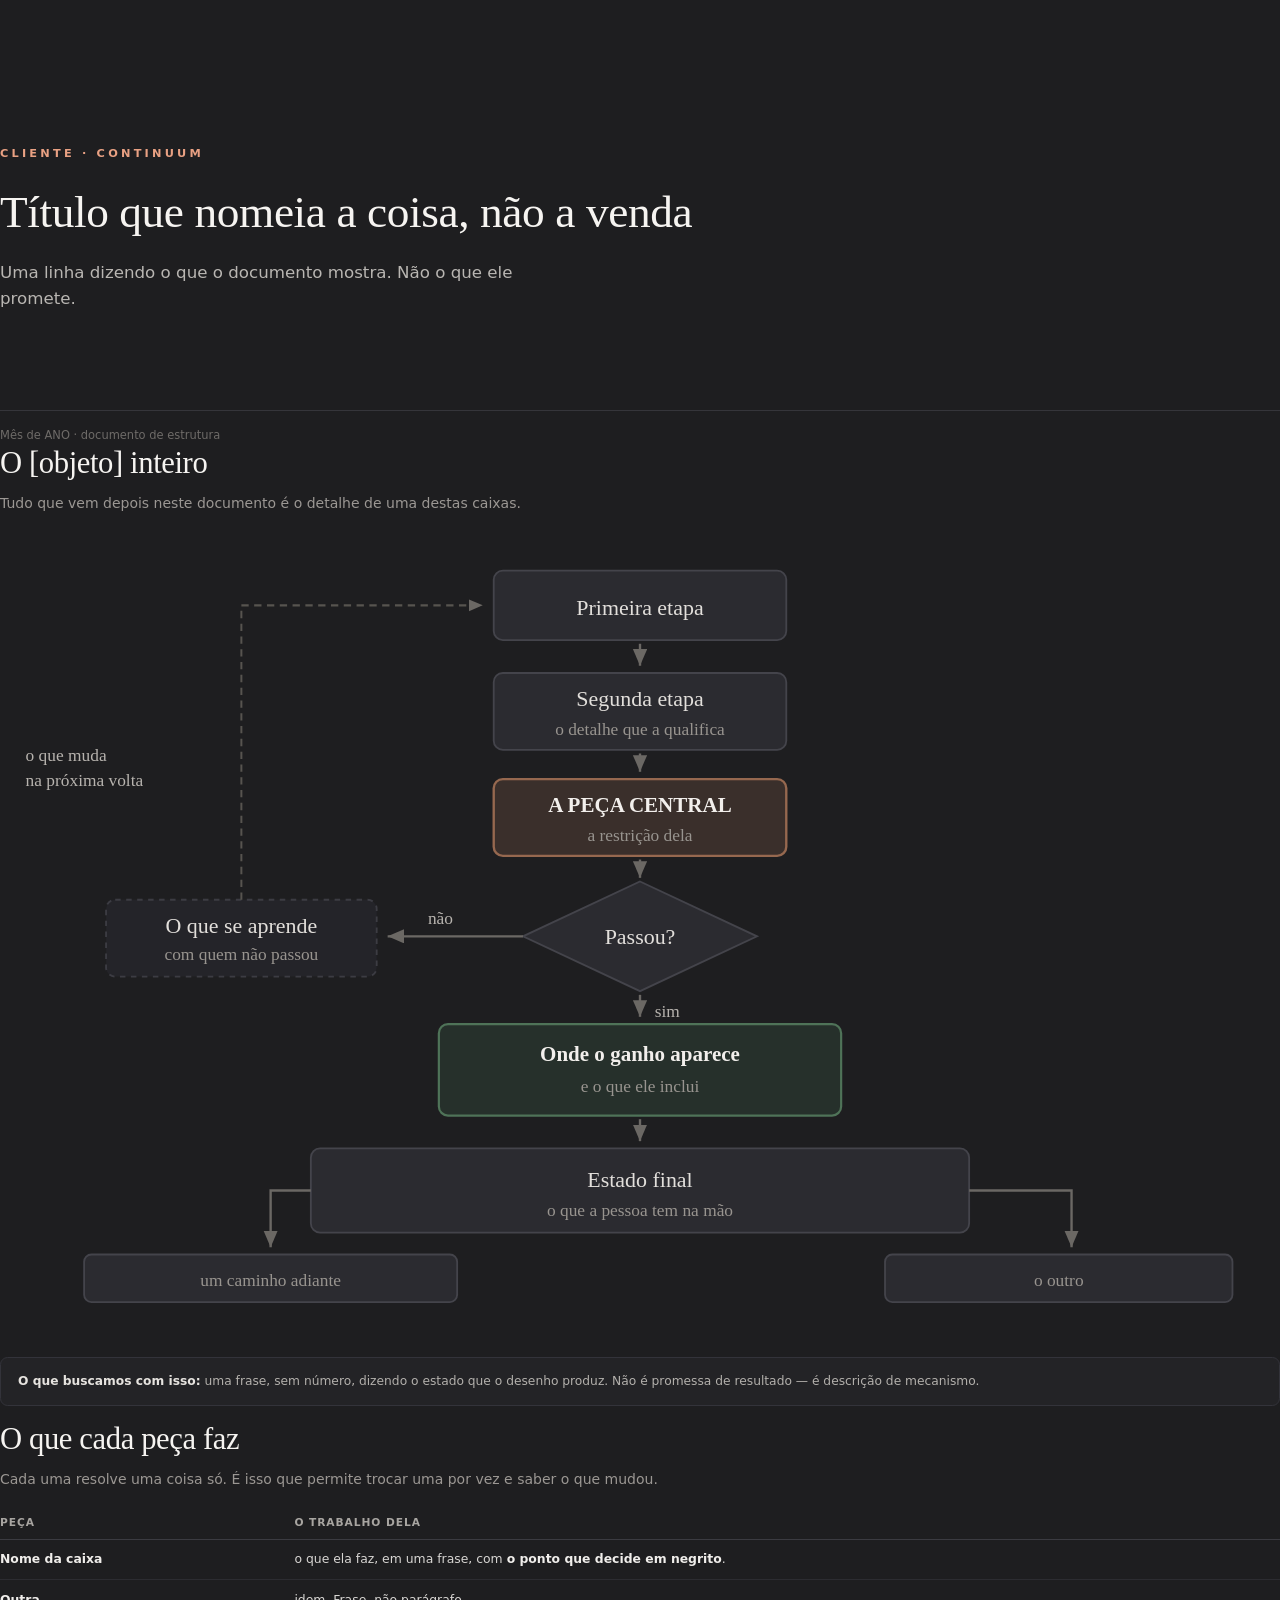
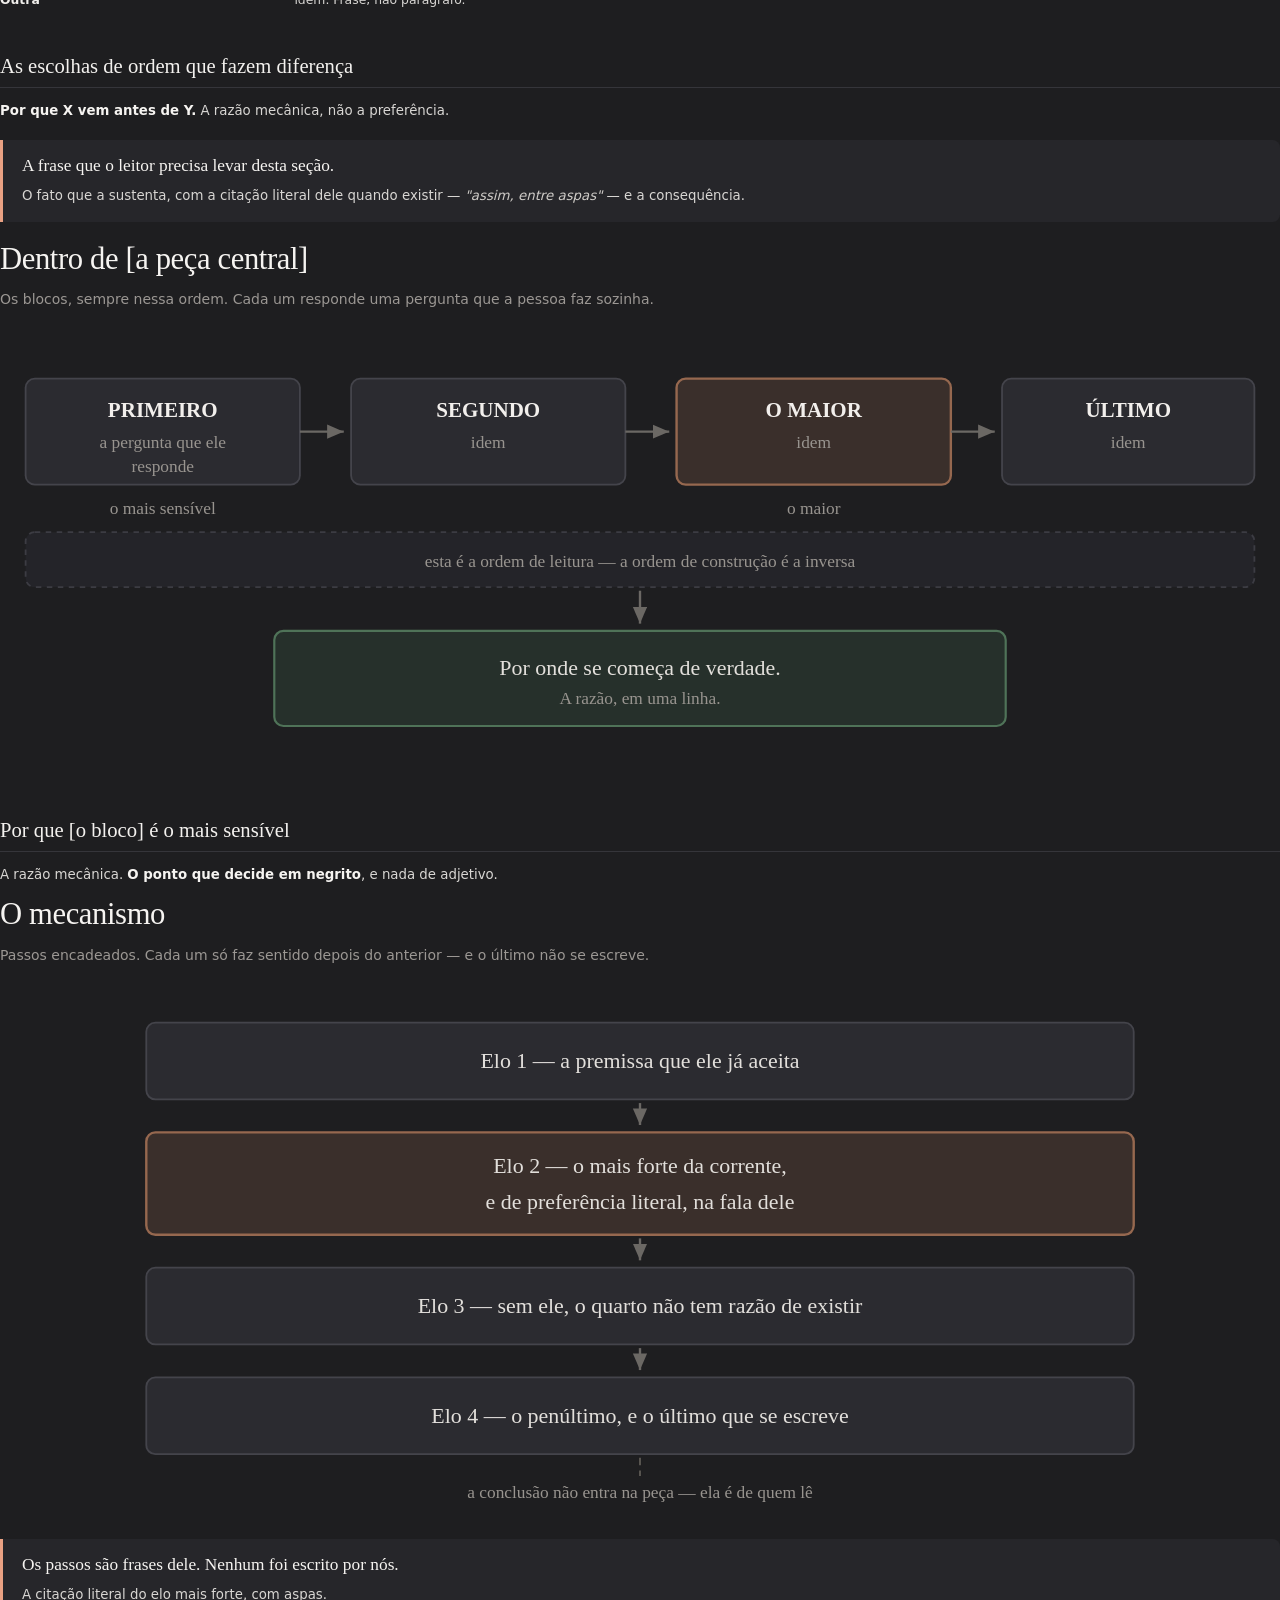
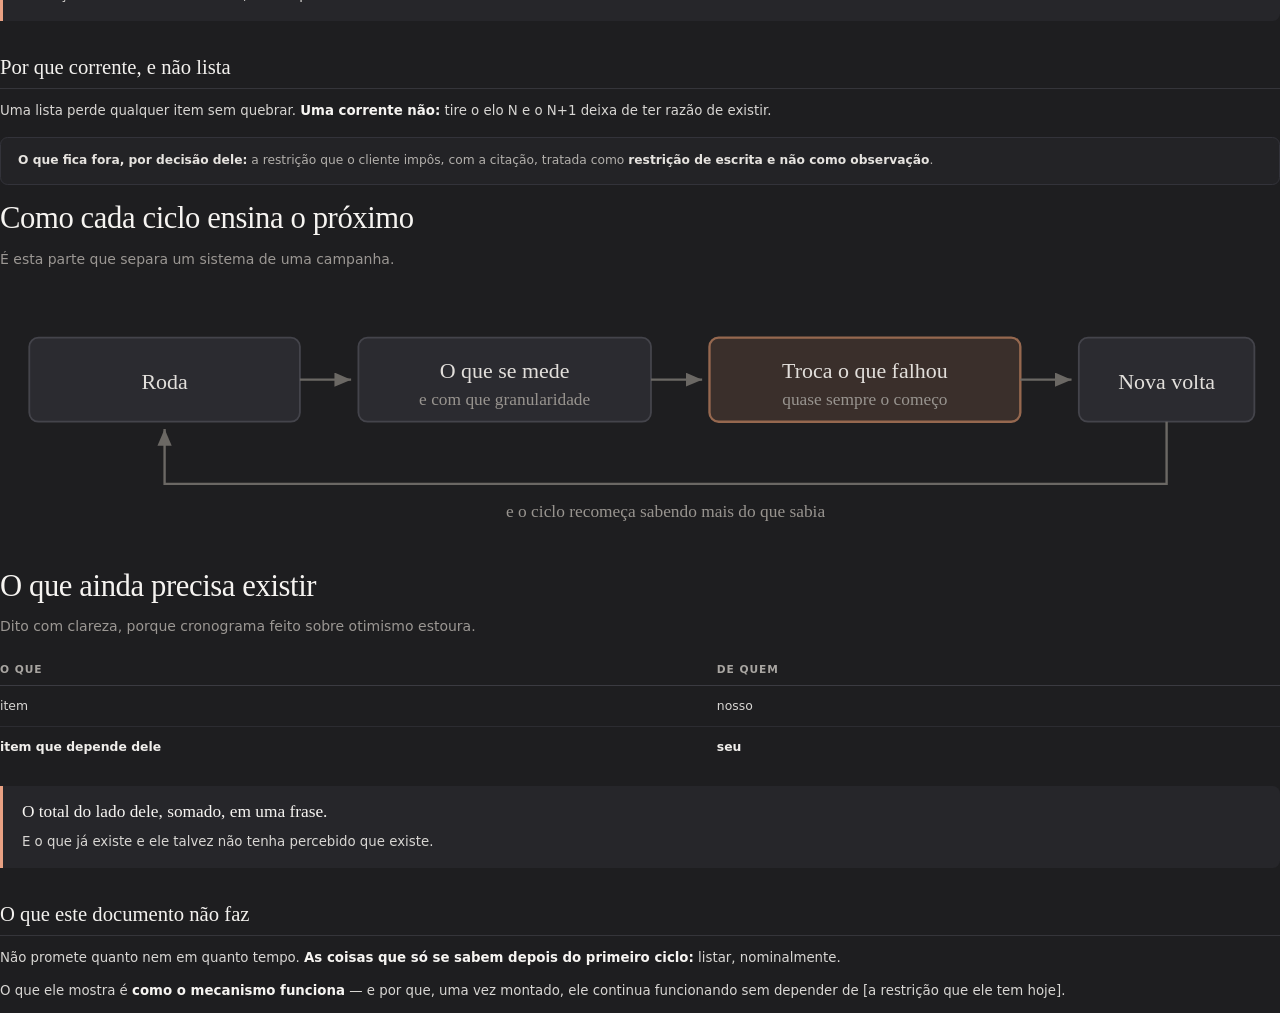
<file: 90-templates/pdf-noturno/modelo-estrutura.html>
<!DOCTYPE html>
<!--
  ============================================================
  MODELO — DOCUMENTO DE ESTRUTURA (classe canônica, 19/09/2026)
  Responde: "COMO isso funciona?"  ·  Eixo: o mecanismo
  Exemplar: o PDF de funil de 19/09 (classe ESTRUTURA), entregue a uma conta
  ============================================================

  COMO USAR
    1. copiar este arquivo e o noturno.css para a pasta de trabalho
    2. trocar o conteúdo, manter a SEQUÊNCIA das páginas
    3. python3 -m weasyprint documento.html documento.pdf
    4. renderizar as páginas em PNG e OLHAR antes de entregar

  A SEQUÊNCIA É A REGRA (README §3-bis)
    capa → MAPA INTEIRO → uma seção por caixa do mapa
         → o que falta (nosso x seu) → o que este documento NÃO faz

  TRÊS RESTRIÇÕES QUE JÁ CUSTARAM CARO
    1. o <style> do SVG vai DENTRO do <svg>. No <head> ele é ignorado
       e o diagrama sai com todas as caixas pretas.
    2. sem emoji: as fontes do ambiente não têm os glifos.
    3. sem projeção financeira no eixo. Se apareceu ROI no meio do
       mecanismo, o documento virou classe DECISÃO por acidente.

  PALETA (não alterar por documento)
    fundo #1e1e20 · caixa #2b2b30/#44444b · destaque #3a2f2b/#96684f
    positivo #26302b/#4f7358 · tracejado #242429/#3c3c43
    texto #e2dfdb · texto fraco #98948f · seta #6b6864
-->
<html lang="pt-BR">
<head><meta charset="utf-8"><title>TÍTULO</title>
<link rel="stylesheet" href="noturno.css">
</head>
<body>

<!-- ========== CAPA ========== -->
<div class="capa">
  <div class="kicker">CLIENTE · CONTINUUM</div>
  <h1>Título que nomeia a coisa, não a venda</h1>
  <p class="lead">Uma linha dizendo o que o documento mostra. Não o que ele promete.</p>
  <div class="rodape">Mês de ANO · documento de estrutura</div>
</div>

<!-- ==========================================================
     PÁGINA 2 — O MAPA INTEIRO
     A página mais importante. Tudo que vem depois é o detalhe
     de uma destas caixas, e a frase abaixo do título diz isso.
     Padrão: FLUXO DE DECISÃO (CAMADA-DE-VER §3.1)
     ========================================================== -->
<h1>O [objeto] inteiro</h1>
<p class="sub">Tudo que vem depois neste documento é o detalhe de uma destas caixas.</p>

<svg class="fluxo" viewBox="0 0 700 420" xmlns="http://www.w3.org/2000/svg">
<style>
  .bx  { fill:#2b2b30; stroke:#44444b; stroke-width:1; }
  .bxo { fill:#3a2f2b; stroke:#96684f; stroke-width:1.3; }   /* o nó que importa */
  .bxg { fill:#26302b; stroke:#4f7358; stroke-width:1.2; }   /* onde entra dinheiro/ganho */
  .bxd { fill:#242429; stroke:#3c3c43; stroke-width:1; stroke-dasharray:3 3; }
  .tx  { font-family:Lato; font-size:12.5px; fill:#e2dfdb; text-anchor:middle; }
  .txb { font-family:Lato; font-size:12.5px; font-weight:bold; fill:#f2efec; text-anchor:middle; }
  .txs { font-family:Lato; font-size:9.5px; fill:#98948f; text-anchor:middle; }
  .txl { font-family:Lato; font-size:9.5px; fill:#b7b3ae; }  /* rótulo de seta, alinhado à esquerda */
  .ln  { stroke:#6b6864; stroke-width:1.3; fill:none; }
  .lnd { stroke:#57544f; stroke-width:1.1; fill:none; stroke-dasharray:4 3; }  /* loop de retorno */
</style>
  <defs><marker id="ar" markerWidth="8" markerHeight="8" refX="7" refY="3" orient="auto">
    <path d="M0,0 L7,3 L0,6 z" fill="#6b6864"/></marker></defs>

  <!-- nó simples: 3 a 6 palavras -->
  <rect class="bx" x="270" y="8" width="160" height="38" rx="5"/>
  <text class="tx" x="350" y="32">Primeira etapa</text>
  <path class="ln" marker-end="url(#ar)" d="M350,48 L350,60"/>

  <!-- nó com subtítulo: o subtítulo é fato, não adjetivo -->
  <rect class="bx" x="270" y="64" width="160" height="42" rx="5"/>
  <text class="tx" x="350" y="82">Segunda etapa</text>
  <text class="txs" x="350" y="98">o detalhe que a qualifica</text>
  <path class="ln" marker-end="url(#ar)" d="M350,108 L350,118"/>

  <!-- o nó que importa, em destaque -->
  <rect class="bxo" x="270" y="122" width="160" height="42" rx="5"/>
  <text class="txb" x="350" y="140">A PEÇA CENTRAL</text>
  <text class="txs" x="350" y="156">a restrição dela</text>
  <path class="ln" marker-end="url(#ar)" d="M350,166 L350,176"/>

  <!-- LOSANGO: pergunta binária, AS DUAS saídas rotuladas (regra 3) -->
  <path class="bx" d="M350,178 L414,208 L350,238 L286,208 Z"/>
  <text class="tx" x="350" y="212">Passou?</text>

  <path class="ln" marker-end="url(#ar)" d="M286,208 L212,208"/>
  <text class="txl" x="234" y="201">não</text>
  <rect class="bxd" x="58" y="188" width="148" height="42" rx="5"/>
  <text class="tx" x="132" y="206">O que se aprende</text>
  <text class="txs" x="132" y="221">com quem não passou</text>

  <!-- LOOP: todo processo real tem retorno (regra 4).
       ATENÇÃO: a linha sai da BORDA da caixa, nunca de dentro dela -->
  <path class="lnd" marker-end="url(#ar)" d="M132,188 L132,27 L264,27"/>
  <text class="txl" x="14" y="112">o que muda</text>
  <text class="txl" x="14" y="126">na próxima volta</text>

  <path class="ln" marker-end="url(#ar)" d="M350,240 L350,252"/>
  <text class="txl" x="358" y="252">sim</text>
  <rect class="bxg" x="240" y="256" width="220" height="50" rx="5"/>
  <text class="txb" x="350" y="276">Onde o ganho aparece</text>
  <text class="txs" x="350" y="293">e o que ele inclui</text>

  <path class="ln" marker-end="url(#ar)" d="M350,308 L350,320"/>
  <rect class="bx" x="170" y="324" width="360" height="46" rx="5"/>
  <text class="tx" x="350" y="345">Estado final</text>
  <text class="txs" x="350" y="361">o que a pessoa tem na mão</text>

  <!-- bifurcação de saída: os dois destinos possíveis -->
  <path class="ln" marker-end="url(#ar)" d="M170,347 L148,347 L148,378"/>
  <rect class="bx" x="46" y="382" width="204" height="26" rx="4"/>
  <text class="txs" x="148" y="399">um caminho adiante</text>

  <path class="ln" marker-end="url(#ar)" d="M530,347 L586,347 L586,378"/>
  <rect class="bx" x="484" y="382" width="190" height="26" rx="4"/>
  <text class="txs" x="579" y="399">o outro</text>
</svg>

<div class="nota"><strong>O que buscamos com isso:</strong> uma frase, sem número, dizendo o estado que o desenho produz. Não é promessa de resultado — é descrição de mecanismo.</div>

<!-- ==========================================================
     UMA SEÇÃO POR CAIXA DO MAPA
     Tabela de "o que cada peça faz": UM trabalho por peça.
     Se uma peça tem dois trabalhos, provavelmente são duas peças.
     ========================================================== -->
<div class="page-break"></div>
<h1>O que cada peça faz</h1>
<p class="sub">Cada uma resolve uma coisa só. É isso que permite trocar uma por vez e saber o que mudou.</p>

<table>
  <tr><th style="width:23%">Peça</th><th>O trabalho dela</th></tr>
  <tr><td><strong>Nome da caixa</strong></td><td>o que ela faz, em uma frase, com <strong>o ponto que decide em negrito</strong>.</td></tr>
  <tr><td><strong>Outra</strong></td><td>idem. Frase, não parágrafo.</td></tr>
</table>

<h2>As escolhas de ordem que fazem diferença</h2>
<p><strong>Por que X vem antes de Y.</strong> A razão mecânica, não a preferência.</p>

<div class="destaque">
  <span class="lead">A frase que o leitor precisa levar desta seção.</span>
  <p>O fato que a sustenta, com a citação literal dele quando existir — <em>"assim, entre aspas"</em> — e a consequência.</p>
</div>

<!-- ==========================================================
     PADRÃO 2 — CADEIA / SEQUÊNCIA HORIZONTAL (CAMADA-DE-VER §3.2)
     Para "o que vem antes do quê". Inclui a linha que declara
     quando a ordem de leitura e a de construção são diferentes.
     ========================================================== -->
<div class="page-break"></div>
<h1>Dentro de [a peça central]</h1>
<p class="sub">Os blocos, sempre nessa ordem. Cada um responde uma pergunta que a pessoa faz sozinha.</p>

<svg class="fluxo" viewBox="0 0 700 226" xmlns="http://www.w3.org/2000/svg">
<style>
  .bx  { fill:#2b2b30; stroke:#44444b; stroke-width:1; }
  .bxo { fill:#3a2f2b; stroke:#96684f; stroke-width:1.3; }
  .bxg { fill:#26302b; stroke:#4f7358; stroke-width:1.2; }
  .bxd { fill:#242429; stroke:#3c3c43; stroke-width:1; stroke-dasharray:3 3; }
  .tx  { font-family:Lato; font-size:12.5px; fill:#e2dfdb; text-anchor:middle; }
  .txb { font-family:Lato; font-size:11.5px; font-weight:bold; fill:#f2efec; text-anchor:middle; }
  .txs { font-family:Lato; font-size:9.5px; fill:#98948f; text-anchor:middle; }
  .ln  { stroke:#6b6864; stroke-width:1.3; fill:none; }
</style>
  <defs><marker id="ar2" markerWidth="8" markerHeight="8" refX="7" refY="3" orient="auto">
    <path d="M0,0 L7,3 L0,6 z" fill="#6b6864"/></marker></defs>

  <rect class="bx" x="14" y="14" width="150" height="58" rx="5"/>
  <text class="txb" x="89" y="35">PRIMEIRO</text>
  <text class="txs" x="89" y="52">a pergunta que ele</text>
  <text class="txs" x="89" y="65">responde</text>

  <rect class="bx" x="192" y="14" width="150" height="58" rx="5"/>
  <text class="txb" x="267" y="35">SEGUNDO</text>
  <text class="txs" x="267" y="52">idem</text>

  <rect class="bxo" x="370" y="14" width="150" height="58" rx="5"/>
  <text class="txb" x="445" y="35">O MAIOR</text>
  <text class="txs" x="445" y="52">idem</text>

  <rect class="bx" x="548" y="14" width="138" height="58" rx="5"/>
  <text class="txb" x="617" y="35">ÚLTIMO</text>
  <text class="txs" x="617" y="52">idem</text>

  <path class="ln" marker-end="url(#ar2)" d="M164,43 L188,43"/>
  <path class="ln" marker-end="url(#ar2)" d="M342,43 L366,43"/>
  <path class="ln" marker-end="url(#ar2)" d="M520,43 L544,43"/>

  <text class="txs" x="89" y="88">o mais sensível</text>
  <text class="txs" x="445" y="88">o maior</text>

  <rect class="bxd" x="14" y="98" width="672" height="30" rx="5"/>
  <text class="txs" x="350" y="117">esta é a ordem de leitura — a ordem de construção é a inversa</text>

  <path class="ln" marker-end="url(#ar2)" d="M350,130 L350,148"/>
  <rect class="bxg" x="150" y="152" width="400" height="52" rx="5"/>
  <text class="tx" x="350" y="176">Por onde se começa de verdade.</text>
  <text class="txs" x="350" y="192">A razão, em uma linha.</text>
</svg>

<h2>Por que [o bloco] é o mais sensível</h2>
<p>A razão mecânica. <strong>O ponto que decide em negrito</strong>, e nada de adjetivo.</p>

<!-- ==========================================================
     PADRÃO 3 — CORRENTE / CADEIA LÓGICA (METODO-PONTOS-LOGICOS)
     Elos empilhados. 5 a 8, nunca 20. A CONCLUSÃO NÃO ENTRA:
     o último elo fica de fora, tracejado, e é do leitor.
     ========================================================== -->
<div class="page-break"></div>
<h1>O mecanismo</h1>
<p class="sub">Passos encadeados. Cada um só faz sentido depois do anterior — e o último não se escreve.</p>

<svg class="fluxo" viewBox="0 0 700 270" xmlns="http://www.w3.org/2000/svg">
<style>
  .bx  { fill:#2b2b30; stroke:#44444b; stroke-width:1; }
  .bxo { fill:#3a2f2b; stroke:#96684f; stroke-width:1.3; }
  .tx  { font-family:Lato; font-size:12.5px; fill:#e2dfdb; text-anchor:middle; }
  .txs { font-family:Lato; font-size:9.5px; fill:#98948f; text-anchor:middle; }
  .ln  { stroke:#6b6864; stroke-width:1.3; fill:none; }
  .lnd { stroke:#57544f; stroke-width:1.1; fill:none; stroke-dasharray:4 3; }
</style>
  <defs><marker id="ar3" markerWidth="8" markerHeight="8" refX="7" refY="3" orient="auto">
    <path d="M0,0 L7,3 L0,6 z" fill="#6b6864"/></marker></defs>

  <rect class="bx" x="80" y="8" width="540" height="42" rx="5"/>
  <text class="tx" x="350" y="33">Elo 1 — a premissa que ele já aceita</text>
  <path class="ln" marker-end="url(#ar3)" d="M350,52 L350,64"/>

  <rect class="bxo" x="80" y="68" width="540" height="56" rx="5"/>
  <text class="tx" x="350" y="90">Elo 2 — o mais forte da corrente,</text>
  <text class="tx" x="350" y="110">e de preferência literal, na fala dele</text>
  <path class="ln" marker-end="url(#ar3)" d="M350,126 L350,138"/>

  <rect class="bx" x="80" y="142" width="540" height="42" rx="5"/>
  <text class="tx" x="350" y="167">Elo 3 — sem ele, o quarto não tem razão de existir</text>
  <path class="ln" marker-end="url(#ar3)" d="M350,186 L350,198"/>

  <rect class="bx" x="80" y="202" width="540" height="42" rx="5"/>
  <text class="tx" x="350" y="227">Elo 4 — o penúltimo, e o último que se escreve</text>

  <path class="lnd" d="M350,246 L350,256"/>
  <text class="txs" x="350" y="268">a conclusão não entra na peça — ela é de quem lê</text>
</svg>

<div class="destaque">
  <span class="lead">Os passos são frases dele. Nenhum foi escrito por nós.</span>
  <p>A citação literal do elo mais forte, com aspas.</p>
</div>

<h2>Por que corrente, e não lista</h2>
<p>Uma lista perde qualquer item sem quebrar. <strong>Uma corrente não:</strong> tire o elo N e o N+1 deixa de ter razão de existir.</p>

<div class="nota"><strong>O que fica fora, por decisão dele:</strong> a restrição que o cliente impôs, com a citação, tratada como <strong>restrição de escrita e não como observação</strong>.</div>

<!-- ==========================================================
     PADRÃO 4 — CICLO / ITERAÇÃO
     Para "como isso melhora sozinho". O retorno é o argumento.
     ========================================================== -->
<div class="page-break"></div>
<h1>Como cada ciclo ensina o próximo</h1>
<p class="sub">É esta parte que separa um sistema de uma campanha.</p>

<svg class="fluxo" viewBox="0 0 700 130" xmlns="http://www.w3.org/2000/svg">
<style>
  .bx  { fill:#2b2b30; stroke:#44444b; stroke-width:1; }
  .bxo { fill:#3a2f2b; stroke:#96684f; stroke-width:1.3; }
  .tx  { font-family:Lato; font-size:12px; fill:#e2dfdb; text-anchor:middle; }
  .txs { font-family:Lato; font-size:9.5px; fill:#98948f; text-anchor:middle; }
  .ln  { stroke:#6b6864; stroke-width:1.3; fill:none; }
</style>
  <defs><marker id="ar4" markerWidth="8" markerHeight="8" refX="7" refY="3" orient="auto">
    <path d="M0,0 L7,3 L0,6 z" fill="#6b6864"/></marker></defs>

  <rect class="bx" x="16" y="14" width="148" height="46" rx="5"/>
  <text class="tx" x="90" y="42">Roda</text>

  <rect class="bx" x="196" y="14" width="160" height="46" rx="5"/>
  <text class="tx" x="276" y="36">O que se mede</text>
  <text class="txs" x="276" y="51">e com que granularidade</text>

  <rect class="bxo" x="388" y="14" width="170" height="46" rx="5"/>
  <text class="tx" x="473" y="36">Troca o que falhou</text>
  <text class="txs" x="473" y="51">quase sempre o começo</text>

  <rect class="bx" x="590" y="14" width="96" height="46" rx="5"/>
  <text class="tx" x="638" y="42">Nova volta</text>

  <path class="ln" marker-end="url(#ar4)" d="M164,37 L192,37"/>
  <path class="ln" marker-end="url(#ar4)" d="M356,37 L384,37"/>
  <path class="ln" marker-end="url(#ar4)" d="M558,37 L586,37"/>
  <path class="ln" marker-end="url(#ar4)" d="M638,60 L638,94 L90,94 L90,64"/>
  <text class="txs" x="364" y="112">e o ciclo recomeça sabendo mais do que sabia</text>
</svg>

<!-- ==========================================================
     PENÚLTIMA — O QUE AINDA PRECISA EXISTIR
     Nosso x seu, explícito. A coluna "de quem" é o que
     transforma entusiasmo em cronograma.
     ========================================================== -->
<div class="page-break"></div>
<h1>O que ainda precisa existir</h1>
<p class="sub">Dito com clareza, porque cronograma feito sobre otimismo estoura.</p>

<table>
  <tr><th style="width:56%">O que</th><th>De quem</th></tr>
  <tr><td>item</td><td>nosso</td></tr>
  <tr><td><strong>item que depende dele</strong></td><td><strong>seu</strong></td></tr>
</table>

<div class="destaque">
  <span class="lead">O total do lado dele, somado, em uma frase.</span>
  <p>E o que já existe e ele talvez não tenha percebido que existe.</p>
</div>

<!-- ==========================================================
     ÚLTIMA — O QUE ESTE DOCUMENTO NÃO FAZ
     A página que mais protege. Nomeia o que só se sabe depois.
     Nunca cortar esta seção para caber.
     ========================================================== -->
<h2>O que este documento não faz</h2>
<p>Não promete quanto nem em quanto tempo. <strong>As coisas que só se sabem depois do primeiro ciclo:</strong> listar, nominalmente.</p>
<p>O que ele mostra é <strong>como o mecanismo funciona</strong> — e por que, uma vez montado, ele continua funcionando sem depender de [a restrição que ele tem hoje].</p>

</body></html>
</file>
<file: 90-templates/pdf-noturno/noturno.css>
/* =========================================================
   PDF NOTURNO — folha de estilo única do repositório
   {{EMPRESA}} · instituída 18/09/2026
   Fundo escuro, fonte clara. Preserva a leitura do .md
   renderizado quando o material sai da casa em PDF.
   🔴 Não se escreve CSS novo por documento.
   ========================================================= */

@page {
  size: A4;
  margin: 16mm 17mm 18mm 17mm;
  background: #1e1e20;
  @bottom-left {
    content: "{{EMPRESA}}";
    font-family: "Lato"; font-size: 7pt; color: #6e6b68;
  }
  @bottom-right {
    content: counter(page);
    font-family: "Lato"; font-size: 7pt; color: #6e6b68;
  }
}
@page :first { @bottom-left { content: ""; } @bottom-right { content: ""; } }

* { box-sizing: border-box; }

html { background: #1e1e20; }
body {
  font-family: "Lato", "DejaVu Sans", sans-serif;
  background: #1e1e20;
  color: #d8d6d3;
  font-size: 10pt;
  line-height: 1.62;
  margin: 0;
}

/* ---------- títulos ---------- */
h1 {
  font-family: "TeX Gyre Pagella", Georgia, serif;
  font-size: 23pt; font-weight: normal;
  color: #f6f4f1;
  margin: 0 0 4mm 0; line-height: 1.18;
  letter-spacing: -0.3pt;
}
h2 {
  font-family: "TeX Gyre Pagella", Georgia, serif;
  font-size: 15.5pt; font-weight: normal;
  color: #f3f1ee;
  margin: 9mm 0 3mm 0; line-height: 1.25;
  padding-bottom: 2mm;
  border-bottom: 1px solid #35353a;
  break-after: avoid;
}
h3 {
  font-family: "Lato", sans-serif;
  font-size: 10.5pt; font-weight: 700;
  color: #e9a183;
  text-transform: uppercase; letter-spacing: 0.9pt;
  margin: 6mm 0 2mm 0;
  break-after: avoid;
}
h1 + .sub, h2 + .sub { margin-top: -1mm; }

p { margin: 0 0 3mm 0; }
strong, b { color: #f6f4f1; font-weight: 700; }
em, i { color: #cfccc8; }
a { color: #e9a183; text-decoration: none; }

.sub { color: #9b9793; font-size: 10.5pt; margin-bottom: 6mm; }
.muted { color: #918e8a; }
.small { font-size: 8.6pt; }

/* ---------- capa ---------- */
.capa { padding-top: 38mm; break-after: page; }
.capa .kicker {
  font-size: 8.5pt; letter-spacing: 2.4pt; text-transform: uppercase;
  color: #e9a183; font-weight: 700; margin-bottom: 7mm;
}
.capa h1 { font-size: 34pt; line-height: 1.08; margin-bottom: 6mm; }
.capa .lead { font-size: 12.5pt; color: #b9b6b2; max-width: 138mm; line-height: 1.55; }
.capa .rodape {
  margin-top: 26mm; padding-top: 4mm; border-top: 1px solid #35353a;
  font-size: 8.6pt; color: #6e6b68;
}

/* ---------- destaque ---------- */
.destaque {
  background: #26262a;
  border-left: 2.6pt solid #e9a183;
  border-radius: 0 2mm 2mm 0;
  padding: 4mm 5mm;
  margin: 5mm 0;
}
.destaque p:last-child { margin-bottom: 0; }
.destaque .lead {
  font-family: "TeX Gyre Pagella", Georgia, serif;
  font-size: 13pt; color: #f6f4f1; display: block; margin-bottom: 2mm;
  line-height: 1.3;
}

.nota {
  background: #232326; border: 1px solid #33333a; border-radius: 2mm;
  padding: 3.5mm 4.5mm; margin: 4mm 0; font-size: 9.2pt; color: #b3b0ac;
}
.nota strong { color: #e6e3df; }

/* ---------- frase-âncora ---------- */
.ancora {
  font-family: "TeX Gyre Pagella", Georgia, serif;
  font-size: 17pt; line-height: 1.3; color: #f6f4f1;
  text-align: center; margin: 8mm 0; padding: 0 6mm;
}
.ancora span { color: #e9a183; }

/* ---------- tabelas ---------- */
table { width: 100%; border-collapse: collapse; margin: 4mm 0; font-size: 9.3pt; }
th {
  text-align: left; font-weight: 700; color: #a8a5a1;
  font-size: 8pt; text-transform: uppercase; letter-spacing: 0.7pt;
  padding: 0 3mm 2mm 0; border-bottom: 1px solid #3b3b41;
}
td { padding: 2.6mm 3mm 2.6mm 0; border-bottom: 1px solid #2c2c31; vertical-align: top; }
td:last-child, th:last-child { padding-right: 0; }
tr:last-child td { border-bottom: none; }
td strong { color: #f0eeeb; }

/* ---------- listas ---------- */
ul, ol { margin: 0 0 3mm 0; padding-left: 5mm; }
li { margin-bottom: 1.6mm; }
li::marker { color: #e9a183; }

/* ---------- números grandes ---------- */
.numeros { display: table; width: 100%; margin: 5mm 0; }
.numeros .col { display: table-cell; width: 33.33%; padding-right: 6mm; vertical-align: top; }
.numeros .n {
  font-family: "TeX Gyre Pagella", Georgia, serif;
  font-size: 22pt; color: #f6f4f1; display: block; line-height: 1.1;
}
.numeros .lbl { font-size: 8.4pt; color: #918e8a; display: block; margin-top: 1.5mm; line-height: 1.35; }

/* ---------- diagrama ---------- */
.fluxo { width: 100%; margin: 5mm 0 3mm 0; }
.legenda-fluxo { font-size: 8.2pt; color: #7d7a76; text-align: center; margin-top: 1mm; }

.page-break { break-before: page; }

/* ---------- bloco para copiar (roteiro, mensagem pronta, legenda) · 12/10/2026 ----------
   Texto que o leitor vai selecionar e colar em outro lugar. Um bloco por coisa a copiar,
   com o rótulo acima dizendo onde ele entra. */
.copiar-rotulo {
  font-size: 7.6pt; letter-spacing: 1.4pt; text-transform: uppercase;
  color: #e9a183; font-weight: 700; margin: 5mm 0 1.5mm 0; break-after: avoid;
}
.copiar {
  background: #151517; border: 1px solid #3b3b41; border-radius: 2mm;
  padding: 4mm 4.5mm; margin: 0 0 4mm 0;
  font-size: 10.5pt; line-height: 1.6; color: #f0eeeb;
}
.copiar p { margin: 0 0 3mm 0; }
.copiar p:last-child { margin-bottom: 0; }
</file>
